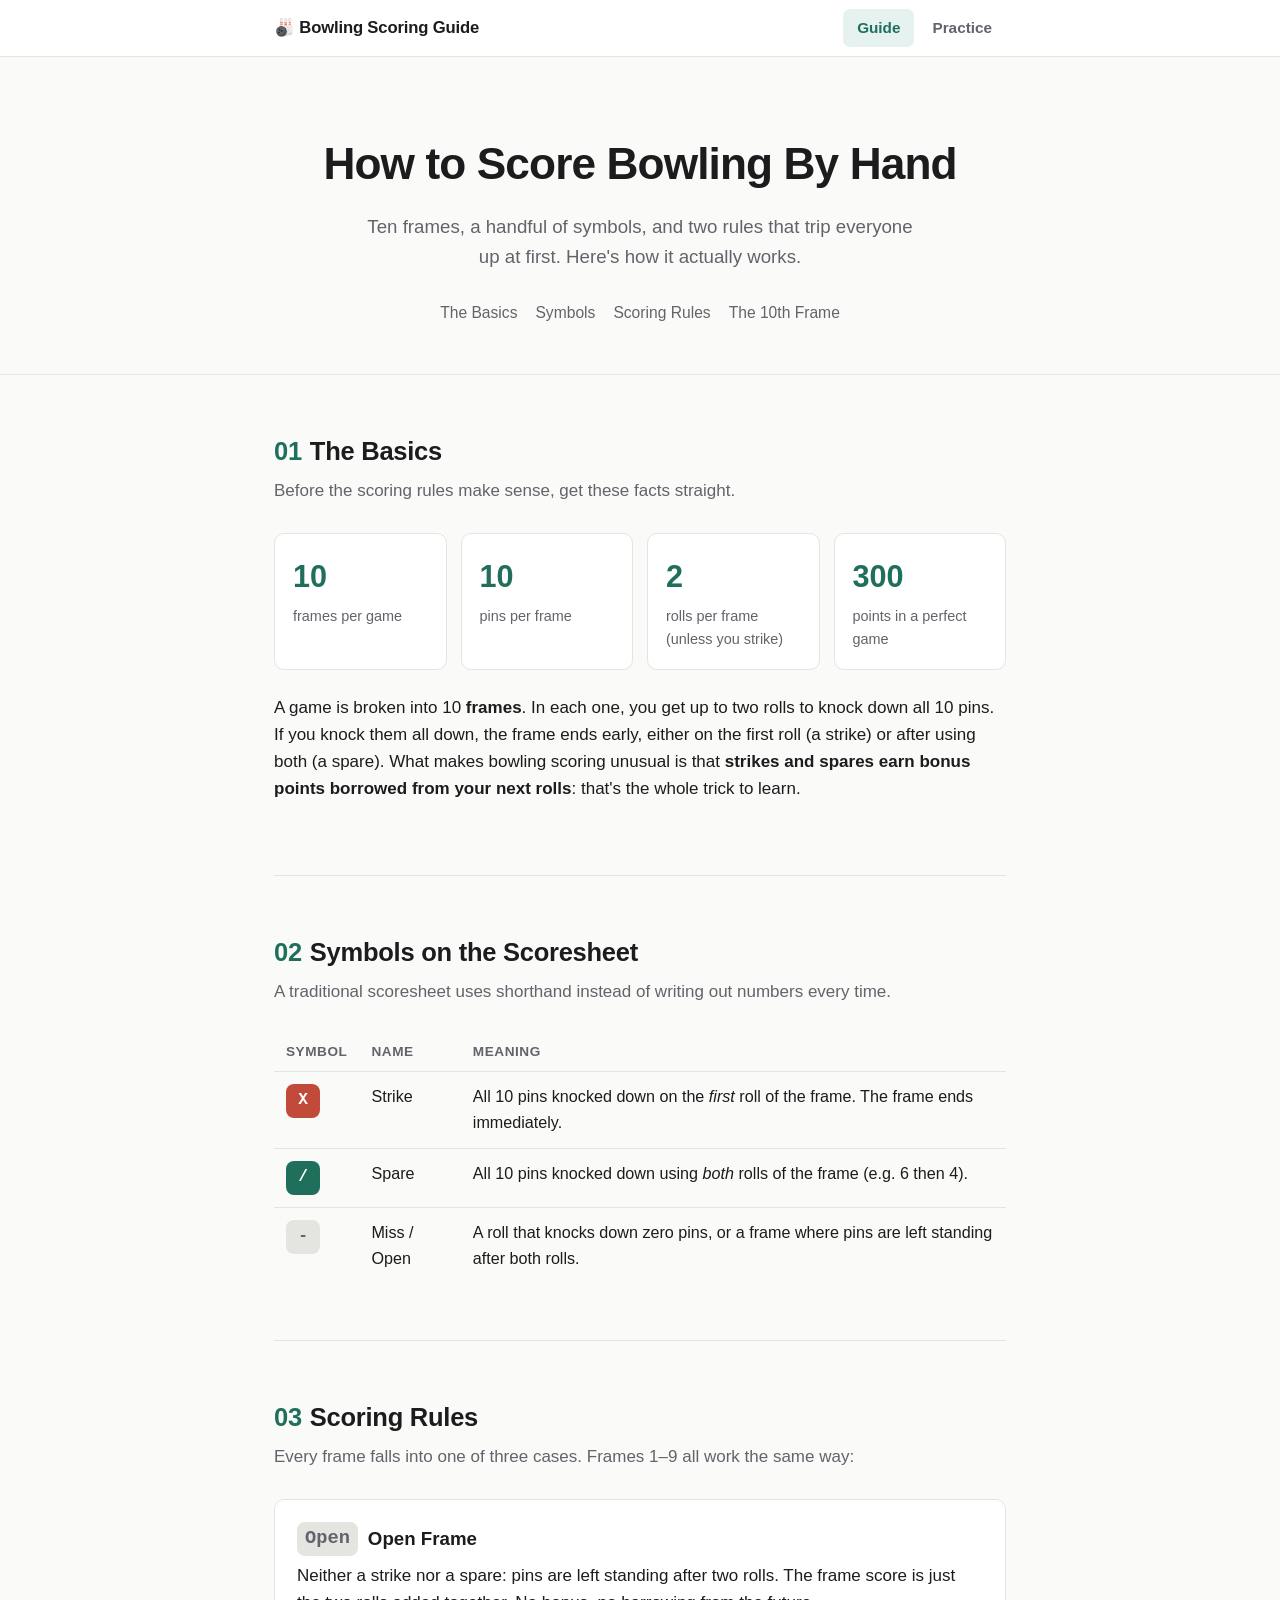
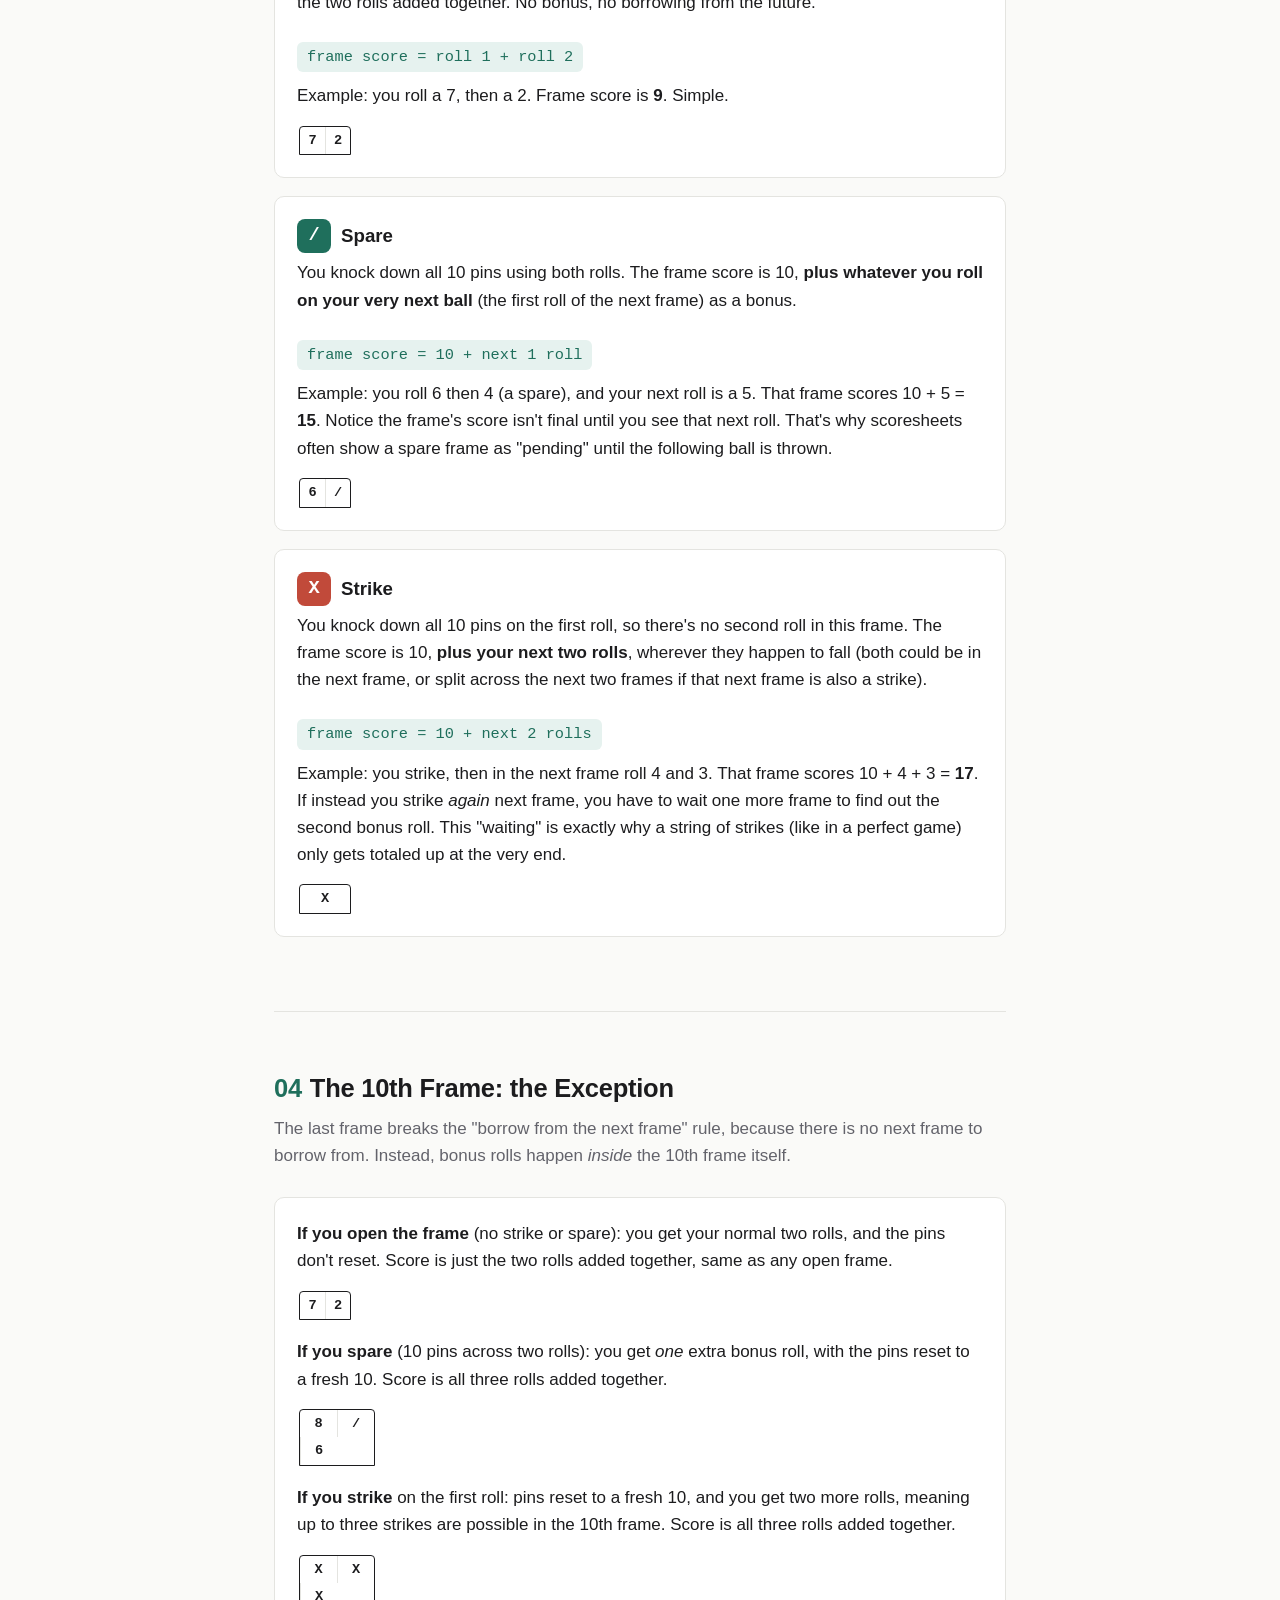
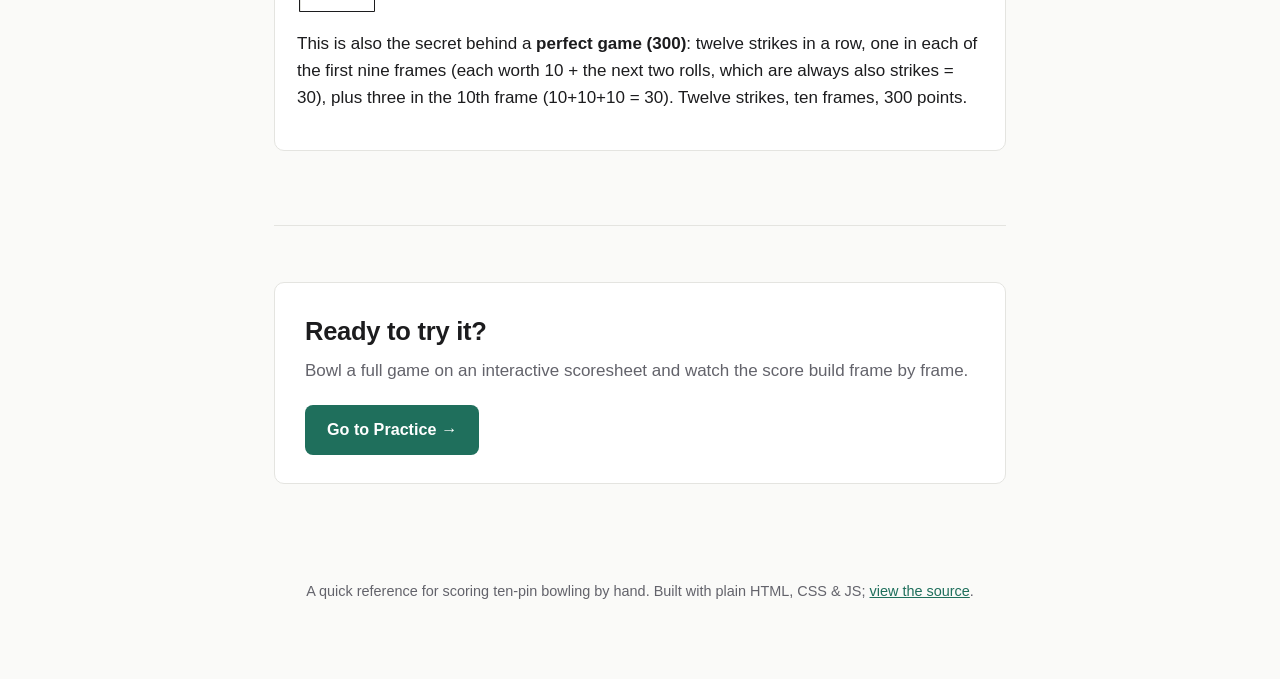
<file: index.html>
<!DOCTYPE html>
<html lang="en">
<head>
<meta charset="UTF-8">
<meta name="viewport" content="width=device-width, initial-scale=1.0">
<title>How to Score Bowling By Hand</title>
<meta name="description" content="A clear, visual guide to scoring a bowling game by hand: strikes, spares, the 10th frame, and a live interactive scoresheet to practice on.">
<link rel="icon" href="data:image/svg+xml,<svg xmlns=%22http://www.w3.org/2000/svg%22 viewBox=%220 0 100 100%22><text y=%22.9em%22 font-size=%2290%22>🎳</text></svg>">
<link rel="stylesheet" href="style.css">
</head>
<body>

<header class="site-header">
  <div class="wrap header-inner">
    <a class="brand" href="index.html">🎳 Bowling Scoring Guide</a>
    <nav class="primary-nav">
      <a href="index.html" class="nav-link active">Guide</a>
      <a href="practice.html" class="nav-link">Practice</a>
    </nav>
  </div>
</header>

<header class="hero">
  <div class="wrap">
    <h1>How to Score Bowling By Hand</h1>
    <p>Ten frames, a handful of symbols, and two rules that trip everyone up at first. Here's how it actually works.</p>
    <nav class="toc">
      <a href="#basics">The Basics</a>
      <a href="#symbols">Symbols</a>
      <a href="#rules">Scoring Rules</a>
      <a href="#tenth">The 10th Frame</a>
    </nav>
  </div>
</header>

<main class="wrap">

  <section id="basics">
    <h2><span class="num">01</span>The Basics</h2>
    <p class="section-lede">Before the scoring rules make sense, get these facts straight.</p>
    <div class="grid-basics">
      <div class="basic-card"><div class="big">10</div><div class="label">frames per game</div></div>
      <div class="basic-card"><div class="big">10</div><div class="label">pins per frame</div></div>
      <div class="basic-card"><div class="big">2</div><div class="label">rolls per frame (unless you strike)</div></div>
      <div class="basic-card"><div class="big">300</div><div class="label">points in a perfect game</div></div>
    </div>
    <p style="margin-top:24px">
      A game is broken into 10 <strong>frames</strong>. In each one, you get up to two rolls to knock down all 10 pins.
      If you knock them all down, the frame ends early, either on the first roll (a strike) or after using both (a spare).
      What makes bowling scoring unusual is that <strong>strikes and spares earn bonus points borrowed from your next rolls</strong>:
      that's the whole trick to learn.
    </p>
  </section>

  <section id="symbols">
    <h2><span class="num">02</span>Symbols on the Scoresheet</h2>
    <p class="section-lede">A traditional scoresheet uses shorthand instead of writing out numbers every time.</p>
    <table class="symbols">
      <thead><tr><th>Symbol</th><th>Name</th><th>Meaning</th></tr></thead>
      <tbody>
        <tr>
          <td><span class="sym strike">X</span></td>
          <td>Strike</td>
          <td>All 10 pins knocked down on the <em>first</em> roll of the frame. The frame ends immediately.</td>
        </tr>
        <tr>
          <td><span class="sym spare">/</span></td>
          <td>Spare</td>
          <td>All 10 pins knocked down using <em>both</em> rolls of the frame (e.g. 6 then 4).</td>
        </tr>
        <tr>
          <td><span class="sym miss">‑</span></td>
          <td>Miss / Open</td>
          <td>A roll that knocks down zero pins, or a frame where pins are left standing after both rolls.</td>
        </tr>
      </tbody>
    </table>
  </section>

  <section id="rules">
    <h2><span class="num">03</span>Scoring Rules</h2>
    <p class="section-lede">Every frame falls into one of three cases. Frames 1–9 all work the same way:</p>

    <div class="rule-card">
      <h3><span class="sym miss" style="width:auto;padding:2px 8px;">Open</span> Open Frame</h3>
      <p>Neither a strike nor a spare: pins are left standing after two rolls. The frame score is just the two rolls added together. No bonus, no borrowing from the future.</p>
      <div class="formula">frame score = roll 1 + roll 2</div>
      <p>Example: you roll a 7, then a 2. Frame score is <strong>9</strong>. Simple.</p>
      <div class="mini-frame"><div>7</div><div>2</div></div>
    </div>

    <div class="rule-card">
      <h3><span class="sym spare">/</span> Spare</h3>
      <p>You knock down all 10 pins using both rolls. The frame score is 10, <strong>plus whatever you roll on your very next ball</strong> (the first roll of the next frame) as a bonus.</p>
      <div class="formula">frame score = 10 + next 1 roll</div>
      <p>Example: you roll 6 then 4 (a spare), and your next roll is a 5. That frame scores 10 + 5 = <strong>15</strong>. Notice the frame's score isn't final until you see that next roll. That's why scoresheets often show a spare frame as "pending" until the following ball is thrown.</p>
      <div class="mini-frame"><div>6</div><div>/</div></div>
    </div>

    <div class="rule-card">
      <h3><span class="sym strike">X</span> Strike</h3>
      <p>You knock down all 10 pins on the first roll, so there's no second roll in this frame. The frame score is 10, <strong>plus your next two rolls</strong>, wherever they happen to fall (both could be in the next frame, or split across the next two frames if that next frame is also a strike).</p>
      <div class="formula">frame score = 10 + next 2 rolls</div>
      <p>Example: you strike, then in the next frame roll 4 and 3. That frame scores 10 + 4 + 3 = <strong>17</strong>. If instead you strike <em>again</em> next frame, you have to wait one more frame to find out the second bonus roll. This "waiting" is exactly why a string of strikes (like in a perfect game) only gets totaled up at the very end.</p>
      <div class="mini-frame"><div style="grid-column:1/3">X</div></div>
    </div>
  </section>

  <section id="tenth">
    <h2><span class="num">04</span>The 10th Frame: the Exception</h2>
    <p class="section-lede">The last frame breaks the "borrow from the next frame" rule, because there is no next frame to borrow from. Instead, bonus rolls happen <em>inside</em> the 10th frame itself.</p>
    <div class="rule-card">
      <p><strong>If you open the frame</strong> (no strike or spare): you get your normal two rolls, and the pins don't reset. Score is just the two rolls added together, same as any open frame.</p>
      <div class="mini-frame"><div>7</div><div>2</div></div>
      <p style="margin-top:18px"><strong>If you spare</strong> (10 pins across two rolls): you get <em>one</em> extra bonus roll, with the pins reset to a fresh 10. Score is all three rolls added together.</p>
      <div class="mini-frame" style="width:76px"><div>8</div><div>/</div><div>6</div></div>
      <p style="margin-top:18px"><strong>If you strike</strong> on the first roll: pins reset to a fresh 10, and you get two more rolls, meaning up to three strikes are possible in the 10th frame. Score is all three rolls added together.</p>
      <div class="mini-frame" style="width:76px"><div>X</div><div>X</div><div>X</div></div>
      <p style="margin-top:18px">This is also the secret behind a <strong>perfect game (300)</strong>: twelve strikes in a row, one in each of the first nine frames (each worth 10 + the next two rolls, which are always also strikes = 30), plus three in the 10th frame (10+10+10 = 30). Twelve strikes, ten frames, 300 points.</p>
    </div>
  </section>

  <section id="cta">
    <div class="cta-card">
      <div>
        <h2 style="margin-bottom:6px">Ready to try it?</h2>
        <p style="margin:0;color:var(--text-muted)">Bowl a full game on an interactive scoresheet and watch the score build frame by frame.</p>
      </div>
      <a class="cta-btn" href="practice.html">Go to Practice →</a>
    </div>
  </section>

</main>

<footer>
  <p>A quick reference for scoring ten-pin bowling by hand. Built with plain HTML, CSS &amp; JS; <a href="https://github.com/AJB92008/bowling-scoring-guide">view the source</a>.</p>
</footer>

</body>
</html>
</file>
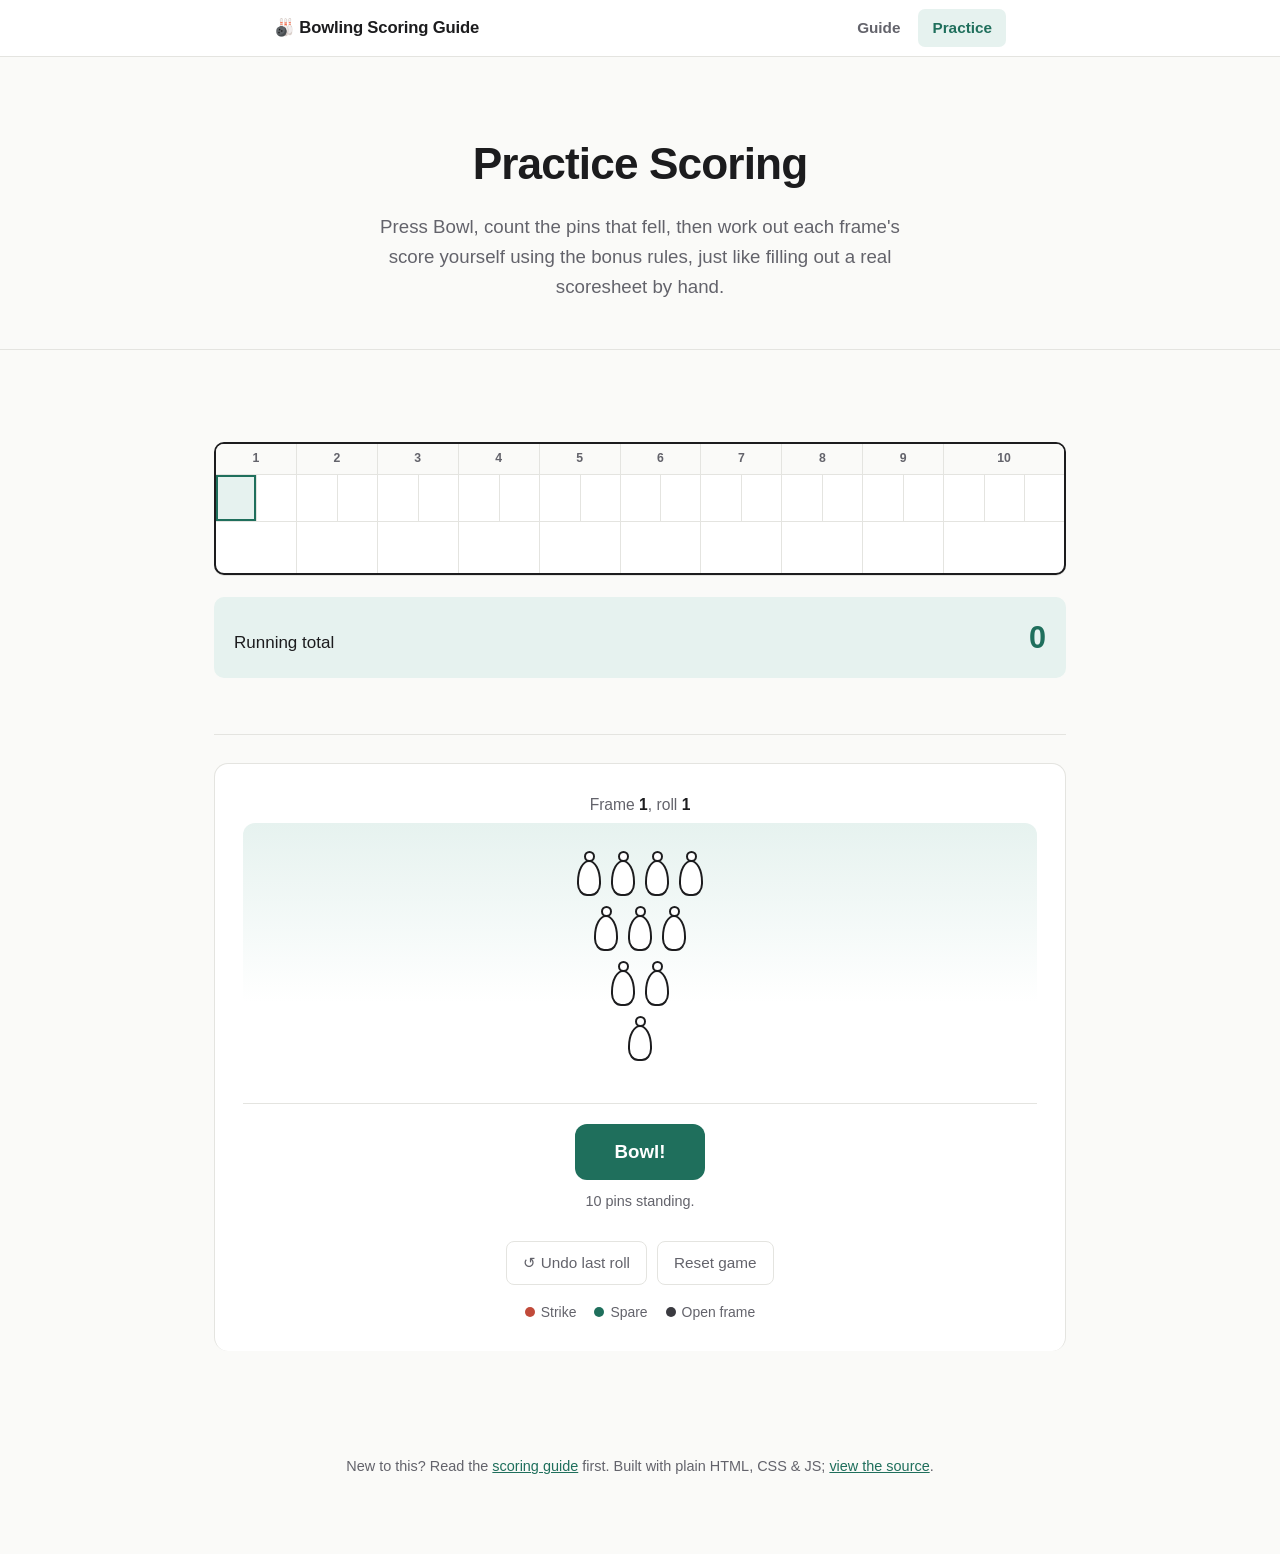
<file: practice.html>
<!DOCTYPE html>
<html lang="en">
<head>
<meta charset="UTF-8">
<meta name="viewport" content="width=device-width, initial-scale=1.0">
<title>Practice: Bowling Scoring Guide</title>
<meta name="description" content="Bowl a full ten-pin game and watch the score build live, frame by frame, using a tactile pin-rack input.">
<link rel="icon" href="data:image/svg+xml,<svg xmlns=%22http://www.w3.org/2000/svg%22 viewBox=%220 0 100 100%22><text y=%22.9em%22 font-size=%2290%22>🎳</text></svg>">
<link rel="stylesheet" href="style.css">
<link rel="stylesheet" href="practice.css">
</head>
<body>

<header class="site-header">
  <div class="wrap header-inner">
    <a class="brand" href="index.html">🎳 Bowling Scoring Guide</a>
    <nav class="primary-nav">
      <a href="index.html" class="nav-link">Guide</a>
      <a href="practice.html" class="nav-link active">Practice</a>
    </nav>
  </div>
</header>

<header class="hero practice-hero">
  <div class="wrap">
    <h1>Practice Scoring</h1>
    <p>Press Bowl, count the pins that fell, then work out each frame's score yourself using the bonus rules, just like filling out a real scoresheet by hand.</p>
  </div>
</header>

<main class="wrap practice-main">

  <div id="resultBanner" class="result-banner" hidden></div>

  <section class="board-section">
    <div class="scoresheet-scroll">
      <div class="scoresheet" id="scoresheet"></div>
    </div>

    <div class="game-total">
      <span>Running total</span>
      <span class="score" id="gameTotal">0</span>
    </div>
  </section>

  <section class="lane-section">
    <p class="status-line" id="statusLine"></p>

    <div class="lane">
      <div class="pin-rack" id="pinRack"></div>
    </div>

    <div class="action-panel" id="actionPanel"></div>

    <div class="controls">
      <button class="action-btn" id="undoBtn">↺ Undo last roll</button>
      <button class="action-btn" id="resetBtn">Reset game</button>
    </div>

    <div class="legend">
      <span><span class="dot strike"></span> Strike</span>
      <span><span class="dot spare"></span> Spare</span>
      <span><span class="dot open"></span> Open frame</span>
    </div>
  </section>

</main>

<footer>
  <p>New to this? Read the <a href="index.html">scoring guide</a> first. Built with plain HTML, CSS &amp; JS; <a href="https://github.com/AJB92008/bowling-scoring-guide">view the source</a>.</p>
</footer>

<script src="practice.js"></script>
</body>
</html>
</file>
<file: style.css>
:root {
  --bg: #fafaf8;
  --surface: #ffffff;
  --text: #1c1c1e;
  --text-muted: #63636b;
  --border: #e4e4e0;
  --accent: #1f6f5c;
  --accent-soft: #e6f2ef;
  --strike: #c14a3a;
  --spare: #1f6f5c;
  --open: #3a3a40;
  --pending: #b8b8b2;
  --radius: 10px;
  --max-width: 780px;
  font-size: 17px;
}

@media (prefers-color-scheme: dark) {
  :root {
    --bg: #16161a;
    --surface: #1e1e23;
    --text: #ececee;
    --text-muted: #9c9ca4;
    --border: #313138;
    --accent: #4fb89b;
    --accent-soft: #1d3530;
    --strike: #e07a68;
    --spare: #4fb89b;
    --open: #d8d8dc;
    --pending: #55555e;
  }
}

* { box-sizing: border-box; }

html { scroll-behavior: smooth; }

/* --- Site header / nav --- */
.site-header {
  border-bottom: 1px solid var(--border);
  background: var(--surface);
}

.header-inner {
  display: flex;
  align-items: center;
  justify-content: space-between;
  height: 56px;
}

.brand {
  font-weight: 700;
  color: var(--text);
  text-decoration: none;
  font-size: 0.98rem;
  letter-spacing: -0.01em;
}

.primary-nav {
  display: flex;
  gap: 4px;
}

.nav-link {
  color: var(--text-muted);
  text-decoration: none;
  font-size: 0.9rem;
  font-weight: 600;
  padding: 7px 14px;
  border-radius: 7px;
  transition: background 0.15s ease, color 0.15s ease;
}

.nav-link:hover { color: var(--text); background: var(--accent-soft); }

.nav-link.active {
  color: var(--accent);
  background: var(--accent-soft);
}

body {
  margin: 0;
  background: var(--bg);
  color: var(--text);
  font-family: -apple-system, BlinkMacSystemFont, "Segoe UI", Roboto, Helvetica, Arial, sans-serif;
  line-height: 1.6;
  -webkit-font-smoothing: antialiased;
}

.wrap {
  max-width: var(--max-width);
  margin: 0 auto;
  padding: 0 24px;
}

header.hero {
  padding: 72px 24px 48px;
  text-align: center;
  border-bottom: 1px solid var(--border);
}

header.hero h1 {
  font-size: clamp(1.9rem, 4vw, 2.6rem);
  margin: 0 0 12px;
  letter-spacing: -0.02em;
}

header.hero p {
  color: var(--text-muted);
  font-size: 1.1rem;
  max-width: 560px;
  margin: 0 auto;
}

nav.toc {
  display: flex;
  flex-wrap: wrap;
  justify-content: center;
  gap: 8px 18px;
  margin-top: 28px;
  font-size: 0.92rem;
}

nav.toc a {
  color: var(--text-muted);
  text-decoration: none;
  border-bottom: 1px solid transparent;
}

nav.toc a:hover {
  color: var(--accent);
  border-bottom-color: var(--accent);
}

main section {
  padding: 56px 0;
  border-bottom: 1px solid var(--border);
}

main section:last-of-type {
  border-bottom: none;
}

h2 {
  font-size: 1.5rem;
  margin: 0 0 6px;
  letter-spacing: -0.01em;
}

h2 .num {
  color: var(--accent);
  font-variant-numeric: tabular-nums;
  margin-right: 8px;
}

.section-lede {
  color: var(--text-muted);
  margin: 0 0 28px;
}

p { margin: 0 0 16px; }

.grid-basics {
  display: grid;
  grid-template-columns: repeat(auto-fit, minmax(160px, 1fr));
  gap: 14px;
  margin-top: 24px;
}

.basic-card {
  background: var(--surface);
  border: 1px solid var(--border);
  border-radius: var(--radius);
  padding: 18px;
}

.basic-card .big {
  font-size: 1.8rem;
  font-weight: 700;
  color: var(--accent);
  margin-bottom: 4px;
}

.basic-card .label {
  font-size: 0.85rem;
  color: var(--text-muted);
}

table.symbols {
  width: 100%;
  border-collapse: collapse;
  margin-top: 20px;
  font-size: 0.95rem;
}

table.symbols th {
  text-align: left;
  color: var(--text-muted);
  font-weight: 600;
  font-size: 0.8rem;
  text-transform: uppercase;
  letter-spacing: 0.04em;
  padding: 8px 12px;
  border-bottom: 1px solid var(--border);
}

table.symbols td {
  padding: 12px;
  border-bottom: 1px solid var(--border);
  vertical-align: top;
}

table.symbols tr:last-child td { border-bottom: none; }

.sym {
  display: inline-flex;
  align-items: center;
  justify-content: center;
  width: 34px;
  height: 34px;
  border-radius: 8px;
  font-weight: 700;
  font-family: ui-monospace, SFMono-Regular, Menlo, monospace;
}

.sym.strike { background: var(--strike); color: #fff; }
.sym.spare { background: var(--spare); color: #fff; }
.sym.miss { background: var(--border); color: var(--text-muted); }

.rule-card {
  background: var(--surface);
  border: 1px solid var(--border);
  border-radius: var(--radius);
  padding: 22px;
  margin-bottom: 18px;
}

.rule-card h3 {
  margin: 0 0 6px;
  font-size: 1.1rem;
  display: flex;
  align-items: center;
  gap: 10px;
}

.rule-card .formula {
  font-family: ui-monospace, SFMono-Regular, Menlo, monospace;
  background: var(--accent-soft);
  color: var(--accent);
  padding: 3px 10px;
  border-radius: 6px;
  font-size: 0.9rem;
  display: inline-block;
  margin: 10px 0;
}

/* mini frame illustration used inline in rule cards */
.mini-frame {
  display: inline-grid;
  grid-template-columns: 1fr 1fr;
  border: 1.5px solid var(--text);
  border-radius: 4px 4px 0 0;
  width: 52px;
  vertical-align: middle;
  margin: 0 2px;
}

.mini-frame div {
  text-align: center;
  font-family: ui-monospace, SFMono-Regular, Menlo, monospace;
  font-size: 0.8rem;
  font-weight: 700;
  padding: 3px 0;
  border-left: 1px solid var(--border);
}

.mini-frame div:first-child { border-left: none; }

/* --- CTA card (guide page, links to practice) --- */
.cta-card {
  background: var(--surface);
  border: 1px solid var(--border);
  border-radius: var(--radius);
  padding: 28px 30px;
  display: flex;
  align-items: center;
  justify-content: space-between;
  gap: 20px;
  flex-wrap: wrap;
}

.cta-btn {
  flex-shrink: 0;
  background: var(--accent);
  color: #fff;
  text-decoration: none;
  font-weight: 700;
  padding: 12px 22px;
  border-radius: 8px;
  font-size: 0.95rem;
  transition: transform 0.1s ease, opacity 0.15s ease;
}

.cta-btn:hover { opacity: 0.9; }
.cta-btn:active { transform: scale(0.97); }

/* --- Scoresheet (shared by practice page) --- */
.scoresheet-scroll {
  overflow-x: auto;
  padding-bottom: 6px;
}

.scoresheet {
  display: flex;
  border: 2px solid var(--text);
  border-radius: 10px;
  overflow: hidden;
  min-width: 720px;
  background: var(--surface);
  box-shadow: 0 1px 0 var(--border);
}

.frame {
  flex: 1;
  min-width: 64px;
  border-left: 1px solid var(--border);
  position: relative;
}

.frame:first-child { border-left: none; }

.frame.frame10 { flex: 1.5; min-width: 96px; }

.frame-index {
  font-size: 0.72rem;
  font-weight: 700;
  color: var(--text-muted);
  text-align: center;
  padding: 5px 0;
  border-bottom: 1px solid var(--border);
  background: var(--bg);
}

.rolls-row {
  display: grid;
  grid-auto-flow: column;
  grid-auto-columns: 1fr;
}

.frame10 .rolls-row { grid-template-columns: repeat(3, 1fr); }

.roll-box {
  height: 46px;
  display: flex;
  align-items: center;
  justify-content: center;
  border-left: 1px solid var(--border);
  font-family: ui-monospace, SFMono-Regular, Menlo, monospace;
  font-weight: 700;
  font-size: 1.15rem;
  cursor: default;
  transition: background 0.2s ease;
}

.roll-box:first-child { border-left: none; }

.roll-box.strike-color { color: var(--strike); }
.roll-box.spare-color { color: var(--spare); }
.roll-box.open-color { color: var(--open); }

.roll-box.active {
  background: var(--accent-soft);
  outline: 2px solid var(--accent);
  outline-offset: -2px;
}

.frame-total {
  height: 52px;
  display: flex;
  align-items: center;
  justify-content: center;
  font-size: 1.3rem;
  font-weight: 800;
  border-top: 1px solid var(--border);
  font-variant-numeric: tabular-nums;
  transition: transform 0.2s ease;
}

.frame-total.pending { color: var(--pending); font-weight: 400; font-size: 1rem; }

@keyframes framePulse {
  0% { transform: scale(1); }
  35% { transform: scale(1.18); }
  100% { transform: scale(1); }
}

.frame-total.celebrate { animation: framePulse 0.5s ease; }

.controls {
  margin-top: 22px;
  display: flex;
  flex-wrap: wrap;
  gap: 10px;
  align-items: center;
}

.action-btn {
  height: 44px;
  padding: 0 16px;
  border-radius: 8px;
  border: 1.5px solid var(--border);
  background: var(--surface);
  color: var(--text-muted);
  font-size: 0.9rem;
  cursor: pointer;
}

.action-btn:hover:not(:disabled) { color: var(--text); border-color: var(--text-muted); }
.action-btn:disabled { opacity: 0.4; cursor: not-allowed; }

.status-line {
  margin-top: 14px;
  font-size: 0.92rem;
  color: var(--text-muted);
  min-height: 1.4em;
}

.status-line strong { color: var(--text); }

.game-total {
  margin-top: 18px;
  padding: 16px 20px;
  background: var(--accent-soft);
  border-radius: var(--radius);
  display: flex;
  justify-content: space-between;
  align-items: baseline;
  font-size: 1rem;
}

.game-total .score {
  font-size: 1.8rem;
  font-weight: 800;
  color: var(--accent);
  font-variant-numeric: tabular-nums;
}

.legend {
  display: flex;
  gap: 18px;
  flex-wrap: wrap;
  margin-top: 16px;
  font-size: 0.82rem;
  color: var(--text-muted);
}

.legend span { display: inline-flex; align-items: center; gap: 6px; }

.legend .dot {
  width: 10px; height: 10px; border-radius: 50%;
}
.dot.strike { background: var(--strike); }
.dot.spare { background: var(--spare); }
.dot.open { background: var(--open); }

footer {
  padding: 40px 24px 60px;
  text-align: center;
  color: var(--text-muted);
  font-size: 0.85rem;
}

footer a { color: var(--accent); }

@media (max-width: 560px) {
  :root { font-size: 16px; }
  header.hero { padding: 52px 20px 36px; }
  main section { padding: 40px 0; }
}
</file>
<file: practice.css>
.practice-hero { padding: 44px 24px 36px; }
.practice-hero h1 { font-size: clamp(1.7rem, 3.6vw, 2.3rem); }

.practice-main {
  max-width: 900px;
  padding-top: 36px;
  padding-bottom: 64px;
}

.board-section { margin-bottom: 28px; }

.board-section .game-total { margin-top: 16px; }

/* --- Result banner --- */
.result-banner {
  margin-bottom: 22px;
  padding: 16px 20px;
  border-radius: var(--radius);
  background: var(--accent-soft);
  color: var(--accent);
  font-weight: 700;
  text-align: center;
  font-size: 1.05rem;
  animation: bannerIn 0.35s ease;
}

.result-banner.perfect {
  background: linear-gradient(100deg, #f4c542, #e8983a, #f4c542);
  background-size: 200% 100%;
  color: #3a2600;
  animation: bannerIn 0.35s ease, shimmer 2.2s linear infinite;
}

@keyframes bannerIn {
  from { opacity: 0; transform: translateY(-6px); }
  to { opacity: 1; transform: translateY(0); }
}

@keyframes shimmer {
  from { background-position: 0% 0; }
  to { background-position: 200% 0; }
}

/* --- Lane section (pin input area) --- */
.lane-section {
  background: var(--surface);
  border: 1px solid var(--border);
  border-radius: 14px;
  padding: 28px;
}

.status-line {
  text-align: center;
  margin-top: 0;
  margin-bottom: 6px;
}

.lane {
  background: linear-gradient(180deg, var(--accent-soft), transparent 70%);
  border-radius: 12px;
  padding: 28px 10px 18px;
  display: flex;
  justify-content: center;
}

.pin-rack {
  display: flex;
  flex-direction: column;
  align-items: center;
  gap: 10px;
}

.pin-rack-row {
  display: flex;
  gap: 10px;
  justify-content: center;
}

.pin {
  display: flex;
  flex-direction: column;
  align-items: center;
  transition: transform 0.45s cubic-bezier(.4,0,.2,1), opacity 0.4s ease;
  transform-origin: bottom center;
}

.pin-head {
  width: 11px;
  height: 11px;
  border-radius: 50%;
  background: var(--surface);
  border: 2px solid var(--text);
  margin-bottom: -2px;
  z-index: 1;
  transition: background 0.3s ease, border-color 0.3s ease;
}

.pin-body {
  width: 24px;
  height: 36px;
  border-radius: 50% 50% 42% 42% / 60% 60% 34% 34%;
  background: var(--surface);
  border: 2px solid var(--text);
  transition: background 0.3s ease, border-color 0.3s ease;
}

/* pins already down from an earlier roll this frame */
.pin.fallen {
  transform: rotate(94deg) translateY(6px);
  opacity: 0.35;
}

.pin.fallen .pin-body,
.pin.fallen .pin-head {
  background: var(--pending);
  border-color: var(--pending);
}

/* pins knocked down by the roll just bowled — distinct color while you count */
.pin.just-fell {
  transform: rotate(-98deg) translateY(6px) translateX(-2px);
  opacity: 0.9;
}

.pin.just-fell .pin-body,
.pin.just-fell .pin-head {
  background: var(--strike);
  border-color: var(--strike);
}

/* --- Action panel: Bowl button + guess pad --- */
.action-panel {
  margin-top: 24px;
  padding-top: 20px;
  border-top: 1px solid var(--border);
  text-align: center;
  min-height: 116px;
}

.bowl-btn-main {
  height: 56px;
  padding: 0 40px;
  border-radius: 12px;
  border: none;
  background: var(--accent);
  color: #fff;
  font-weight: 800;
  font-size: 1.1rem;
  cursor: pointer;
  transition: transform 0.08s ease, opacity 0.15s ease;
}

.bowl-btn-main:hover:not(:disabled) { opacity: 0.92; }
.bowl-btn-main:active:not(:disabled) { transform: scale(0.96); }
.bowl-btn-main:disabled { opacity: 0.35; cursor: not-allowed; }

.bowl-hint {
  margin-top: 10px;
  color: var(--text-muted);
  font-size: 0.85rem;
}

.guess-prompt {
  font-weight: 700;
  margin-bottom: 14px;
  font-size: 1.02rem;
}

.guess-pad {
  display: flex;
  flex-wrap: wrap;
  gap: 8px;
  justify-content: center;
  margin-bottom: 12px;
}

.guess-btn {
  min-width: 46px;
  height: 46px;
  border-radius: 8px;
  border: 1.5px solid var(--border);
  background: var(--surface);
  color: var(--text);
  font-family: ui-monospace, SFMono-Regular, Menlo, monospace;
  font-weight: 700;
  font-size: 1rem;
  cursor: pointer;
  transition: transform 0.06s ease, background 0.15s ease, border-color 0.15s ease;
}

.guess-btn:hover:not(:disabled) { border-color: var(--accent); color: var(--accent); }
.guess-btn:active:not(:disabled) { transform: scale(0.94); }
.guess-btn:disabled { opacity: 0.3; cursor: not-allowed; }

.guess-btn.wrong-flash {
  animation: shakeWrong 0.4s ease;
  border-color: var(--strike);
  color: var(--strike);
  background: color-mix(in srgb, var(--strike) 12%, var(--surface));
}

@keyframes shakeWrong {
  0%, 100% { transform: translateX(0); }
  25% { transform: translateX(-5px); }
  75% { transform: translateX(5px); }
}

.guess-feedback {
  min-height: 1.4em;
  font-weight: 700;
  font-size: 0.95rem;
}

.guess-feedback.correct { color: var(--spare); }
.guess-feedback.wrong { color: var(--strike); }

/* --- Frame-score entry (compute-it-yourself) --- */
.score-entry {
  display: flex;
  gap: 10px;
  justify-content: center;
  align-items: center;
  margin-bottom: 12px;
}

.score-input {
  width: 84px;
  height: 48px;
  border-radius: 8px;
  border: 1.5px solid var(--border);
  background: var(--surface);
  color: var(--text);
  font-family: ui-monospace, SFMono-Regular, Menlo, monospace;
  font-weight: 700;
  font-size: 1.1rem;
  text-align: center;
  -moz-appearance: textfield;
}

.score-input::-webkit-outer-spin-button,
.score-input::-webkit-inner-spin-button {
  -webkit-appearance: none;
  margin: 0;
}

.score-input:focus {
  outline: none;
  border-color: var(--accent);
}

.score-input.wrong-flash {
  animation: shakeWrong 0.4s ease;
  border-color: var(--strike);
}

.score-submit-btn {
  height: 48px;
  padding: 0 24px;
  border-radius: 8px;
  border: none;
  background: var(--accent);
  color: #fff;
  font-weight: 800;
  font-size: 0.95rem;
  cursor: pointer;
  transition: transform 0.08s ease, opacity 0.15s ease;
}

.score-submit-btn:hover { opacity: 0.92; }
.score-submit-btn:active { transform: scale(0.96); }

/* frame-total box actively waiting for the player's calculation */
.frame-total.awaiting {
  color: var(--accent);
  font-weight: 800;
  animation: awaitingPulse 1.4s ease-in-out infinite;
}

@keyframes awaitingPulse {
  0%, 100% { opacity: 1; }
  50% { opacity: 0.4; }
}

.lane-section .controls { justify-content: center; margin-top: 22px; }
.lane-section .legend { justify-content: center; }

@media (max-width: 560px) {
  .lane-section { padding: 20px; }
  .pin-body { width: 20px; height: 30px; }
  .bowl-row { justify-content: center; text-align: center; }
}
</file>
